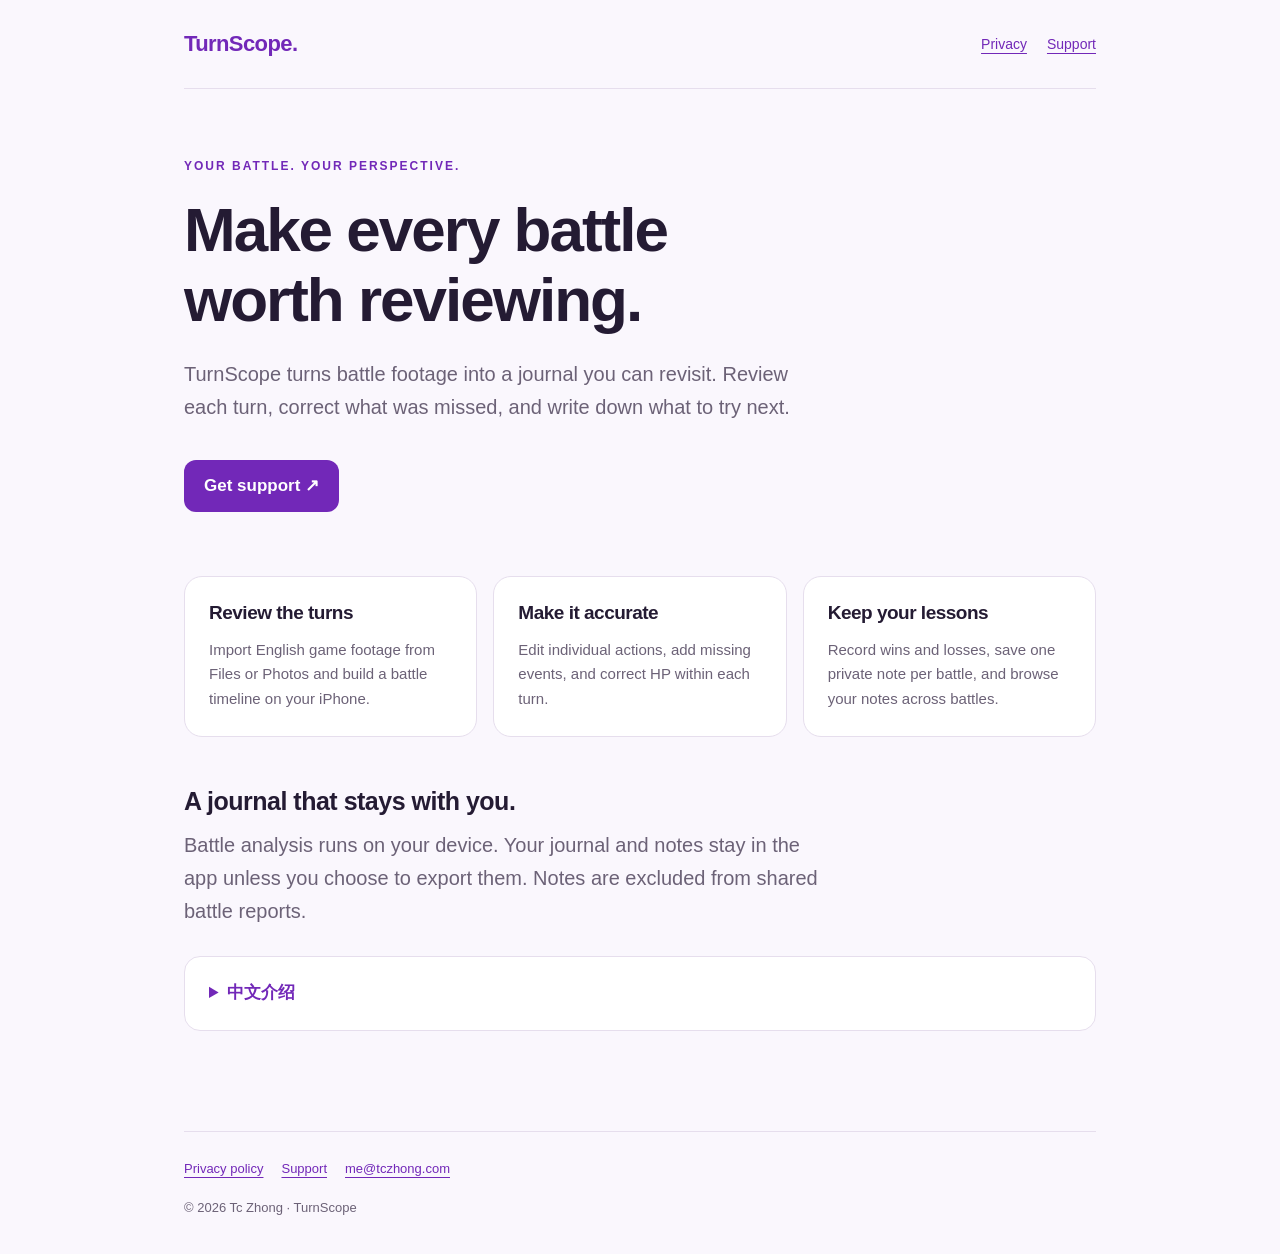
<file: index.html>
<!doctype html>
<html lang="en"><head><meta charset="utf-8"><meta name="viewport" content="width=device-width, initial-scale=1"><meta name="description" content="TurnScope is a private battle journal for iPhone. Review turns, correct actions and HP, and save notes."><meta name="theme-color" content="#7228b8"><title>Battle journal · TurnScope</title><link rel="stylesheet" href="./styles.css"><link rel="icon" href="./favicon.svg" type="image/svg+xml"></head>
<body><div class="shell"><header><a class="brand" href="./">TurnScope<span aria-hidden="true" style="color:#7228b8">.</span></a><nav aria-label="Main navigation"><a href="./privacy/">Privacy</a><a href="./support/">Support</a></nav></header><main><p class="eyebrow">Your battle. Your perspective.</p><h1>Make every battle<br>worth reviewing.</h1><p class="intro">TurnScope turns battle footage into a journal you can revisit. Review each turn, correct what was missed, and write down what to try next.</p><a class="button" href="support/">Get support ↗</a><section class="grid" aria-label="Features"><div class="card"><h2>Review the turns</h2><p>Import English game footage from Files or Photos and build a battle timeline on your iPhone.</p></div><div class="card"><h2>Make it accurate</h2><p>Edit individual actions, add missing events, and correct HP within each turn.</p></div><div class="card"><h2>Keep your lessons</h2><p>Record wins and losses, save one private note per battle, and browse your notes across battles.</p></div></section><h2>A journal that stays with you.</h2><p class="intro">Battle analysis runs on your device. Your journal and notes stay in the app unless you choose to export them. Notes are excluded from shared battle reports.</p><details><summary>中文介绍</summary><div lang="zh-CN"><h2>把每一场对战，变成下一场的经验。</h2><p>TurnScope 是你的 iPhone 对战日志。导入英文游戏录像，逐回合复盘，修改每一条动作、补充遗漏的事件，并修正 HP。</p><p>记录胜负，每场保存一条私人笔记，在笔记列表里回看自己的思考。对战分析在设备上进行，分享战报不会包含私人笔记。手动导出的备份会包含笔记，请妥善保管。</p><p><a href="support/">使用帮助</a> · <a href="privacy/">隐私政策</a></p></div></details></main><footer><p><a href="./privacy/">Privacy policy</a><a href="./support/">Support</a><a href="mailto:me@tczhong.com">me@tczhong.com</a></p><span>© 2026 Tc Zhong · TurnScope</span></footer></div></body></html>
</file>
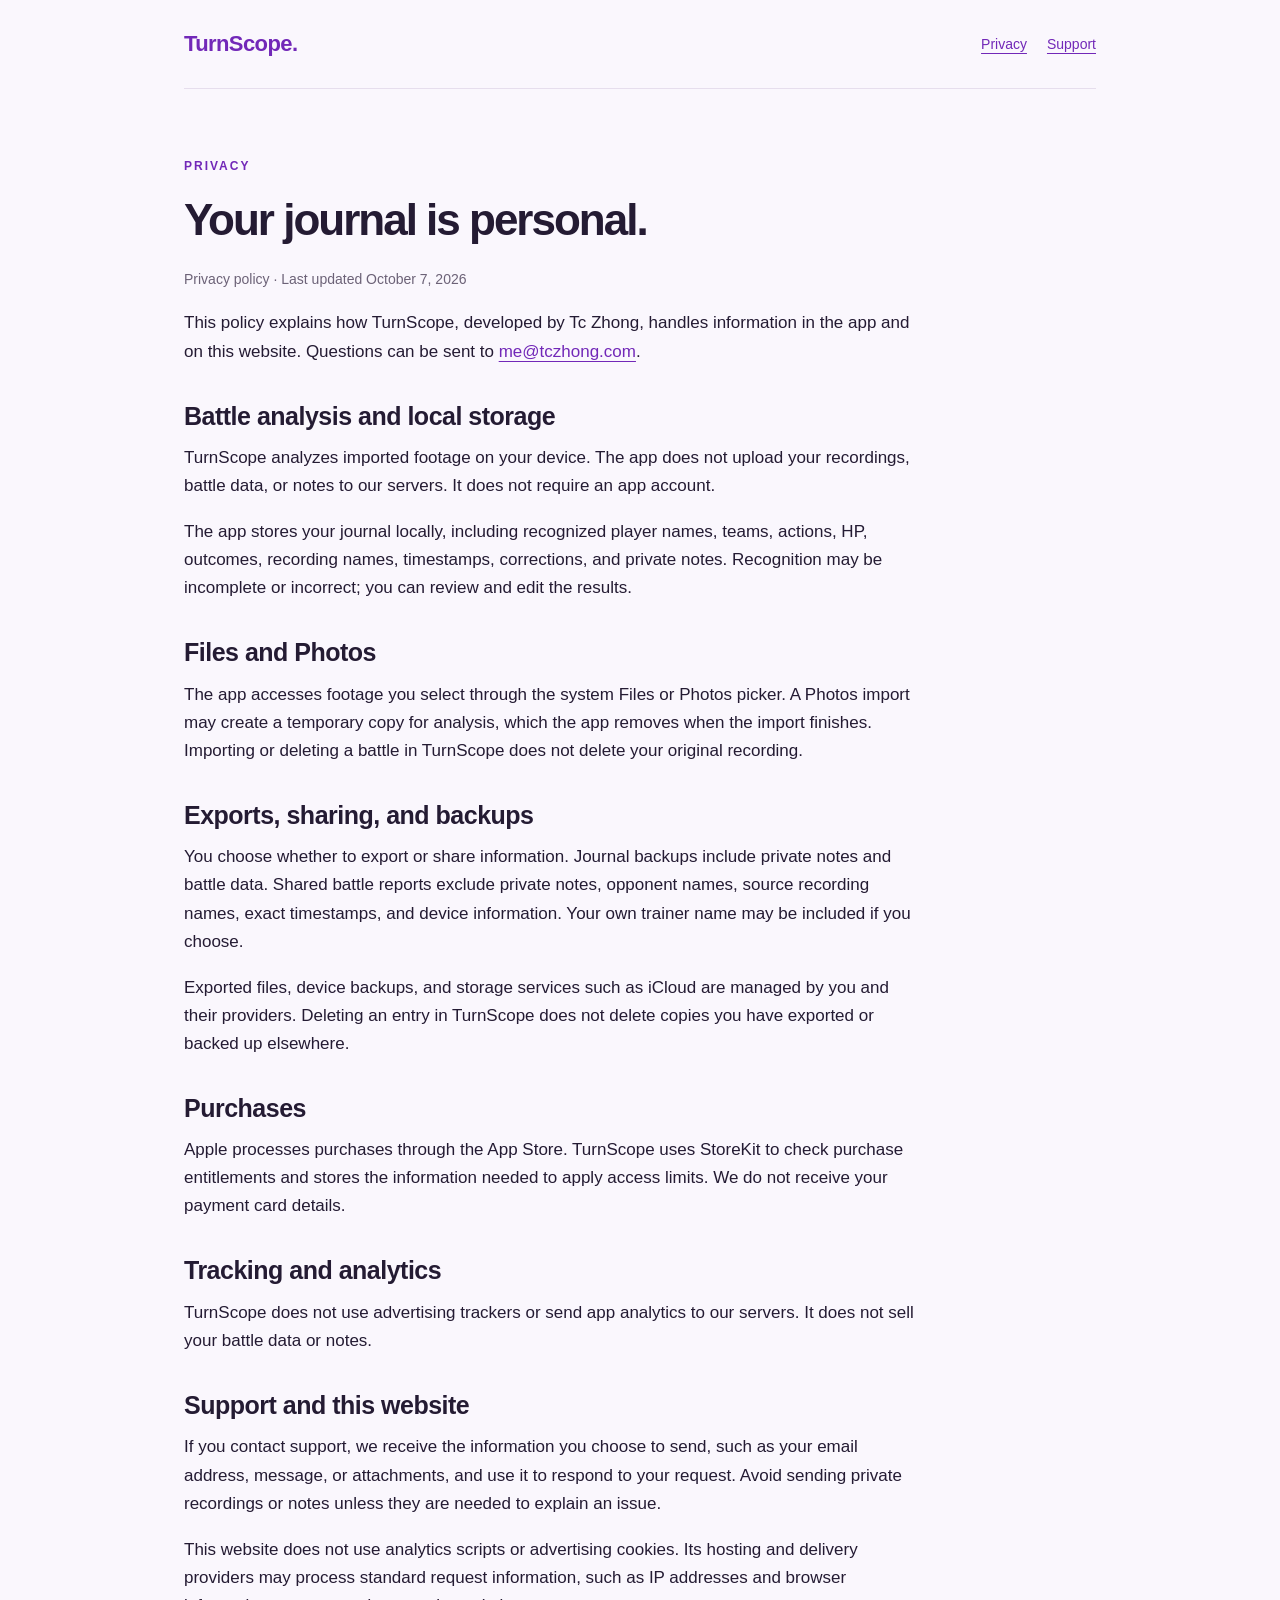
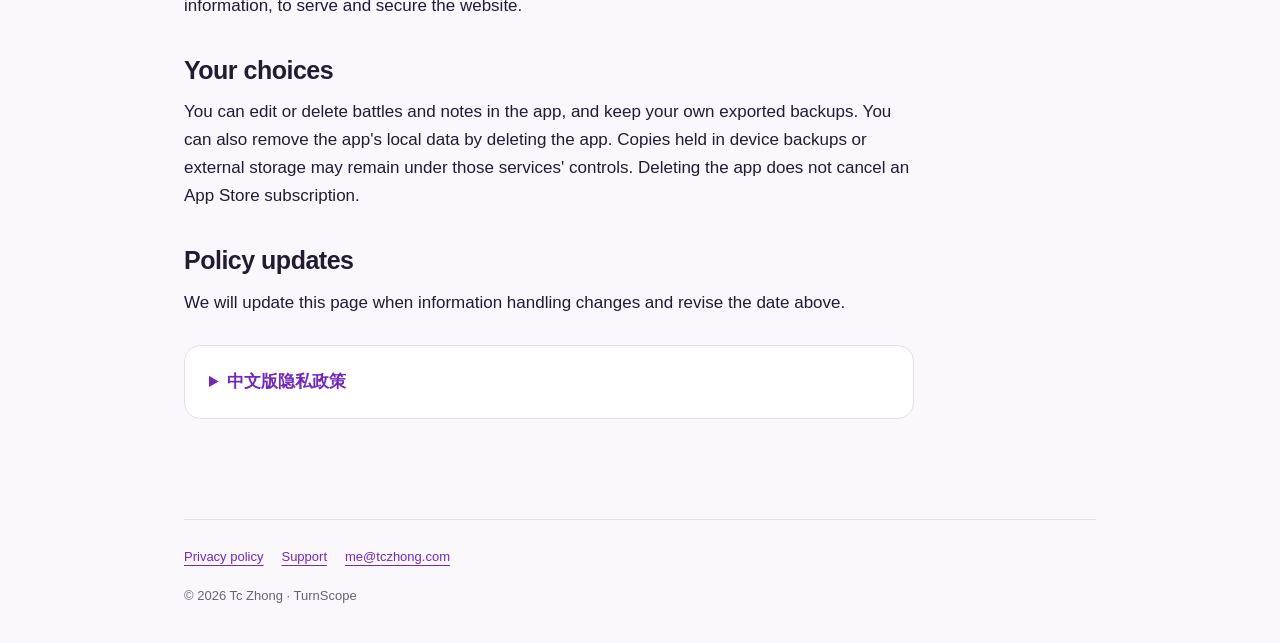
<file: privacy/index.html>
<!doctype html>
<html lang="en"><head><meta charset="utf-8"><meta name="viewport" content="width=device-width, initial-scale=1"><meta name="description" content="How TurnScope handles battle recordings, private notes, purchases, exports and support information."><meta name="theme-color" content="#7228b8"><title>Privacy policy · TurnScope</title><link rel="stylesheet" href="../styles.css"><link rel="icon" href="../favicon.svg" type="image/svg+xml"></head>
<body><div class="shell"><header><a class="brand" href="../">TurnScope<span aria-hidden="true" style="color:#7228b8">.</span></a><nav aria-label="Main navigation"><a href="../privacy/">Privacy</a><a href="../support/">Support</a></nav></header><main><article><p class="eyebrow">Privacy</p><h1>Your journal is personal.</h1><p class="meta">Privacy policy · Last updated October 7, 2026</p><p>This policy explains how TurnScope, developed by Tc Zhong, handles information in the app and on this website. Questions can be sent to <a href="mailto:me@tczhong.com">me@tczhong.com</a>.</p><h2>Battle analysis and local storage</h2><p>TurnScope analyzes imported footage on your device. The app does not upload your recordings, battle data, or notes to our servers. It does not require an app account.</p><p>The app stores your journal locally, including recognized player names, teams, actions, HP, outcomes, recording names, timestamps, corrections, and private notes. Recognition may be incomplete or incorrect; you can review and edit the results.</p><h2>Files and Photos</h2><p>The app accesses footage you select through the system Files or Photos picker. A Photos import may create a temporary copy for analysis, which the app removes when the import finishes. Importing or deleting a battle in TurnScope does not delete your original recording.</p><h2>Exports, sharing, and backups</h2><p>You choose whether to export or share information. Journal backups include private notes and battle data. Shared battle reports exclude private notes, opponent names, source recording names, exact timestamps, and device information. Your own trainer name may be included if you choose.</p><p>Exported files, device backups, and storage services such as iCloud are managed by you and their providers. Deleting an entry in TurnScope does not delete copies you have exported or backed up elsewhere.</p><h2>Purchases</h2><p>Apple processes purchases through the App Store. TurnScope uses StoreKit to check purchase entitlements and stores the information needed to apply access limits. We do not receive your payment card details.</p><h2>Tracking and analytics</h2><p>TurnScope does not use advertising trackers or send app analytics to our servers. It does not sell your battle data or notes.</p><h2>Support and this website</h2><p>If you contact support, we receive the information you choose to send, such as your email address, message, or attachments, and use it to respond to your request. Avoid sending private recordings or notes unless they are needed to explain an issue.</p><p>This website does not use analytics scripts or advertising cookies. Its hosting and delivery providers may process standard request information, such as IP addresses and browser information, to serve and secure the website.</p><h2>Your choices</h2><p>You can edit or delete battles and notes in the app, and keep your own exported backups. You can also remove the app's local data by deleting the app. Copies held in device backups or external storage may remain under those services' controls. Deleting the app does not cancel an App Store subscription.</p><h2>Policy updates</h2><p>We will update this page when information handling changes and revise the date above.</p><details><summary>中文版隐私政策</summary><div lang="zh-CN"><p>更新日期：2026 年 10 月 7 日。TurnScope 由 Tc Zhong 开发。隐私问题请联系 <a href="mailto:me@tczhong.com">me@tczhong.com</a>。</p><h2>本地分析与存储</h2><p>录像分析在设备上进行。应用不会把录像、对战数据或笔记上传到我们的服务器，也不要求注册应用账户。本地日志包含识别出的玩家名称、队伍、动作、HP、胜负、录像名称、时间、手动修正和私人笔记。识别结果可能不完整或不准确，你可以逐条修正。</p><h2>录像访问</h2><p>应用通过系统文件或照片选择器访问你选择的录像。照片导入可能生成临时副本，导入结束后由应用删除。在 TurnScope 中导入或删除对战不会删除原始录像。</p><h2>导出、分享与备份</h2><p>导出和分享由你主动选择。日志备份包含私人笔记和对战数据；分享战报不包含私人笔记、对手名称、原始录像名称、精确时间或设备信息，你可以选择是否包含自己的训练家名称。导出的文件、设备备份及 iCloud 等服务由你与相应服务商管理。删除应用中的数据不会删除外部副本。</p><h2>购买与追踪</h2><p>购买由 Apple 通过 App Store 处理，应用通过 StoreKit 检查购买权限并保存实施使用限制所需的信息。我们不会收到银行卡信息。应用不使用广告追踪器，不向我们的服务器发送应用分析数据，也不出售你的对战数据或笔记。</p><h2>支持与网站</h2><p>联系支持时，我们会收到你主动发送的邮箱、信息和附件，并用于处理你的请求。除非确有必要，请不要发送私人录像或笔记。网站不使用分析脚本或广告 Cookie，托管和内容分发服务商可能为提供及保护网站处理 IP 地址、浏览器信息等基本请求数据。</p><h2>管理你的数据</h2><p>你可以在应用中修改或删除对战与笔记，或导出自己的备份。删除应用可移除应用的本地数据；设备备份或外部存储中的副本需在对应服务中管理。删除应用不会取消 App Store 订阅。本政策变更时会更新本页面及日期。</p></div></details></article></main><footer><p><a href="../privacy/">Privacy policy</a><a href="../support/">Support</a><a href="mailto:me@tczhong.com">me@tczhong.com</a></p><span>© 2026 Tc Zhong · TurnScope</span></footer></div></body></html>
</file>
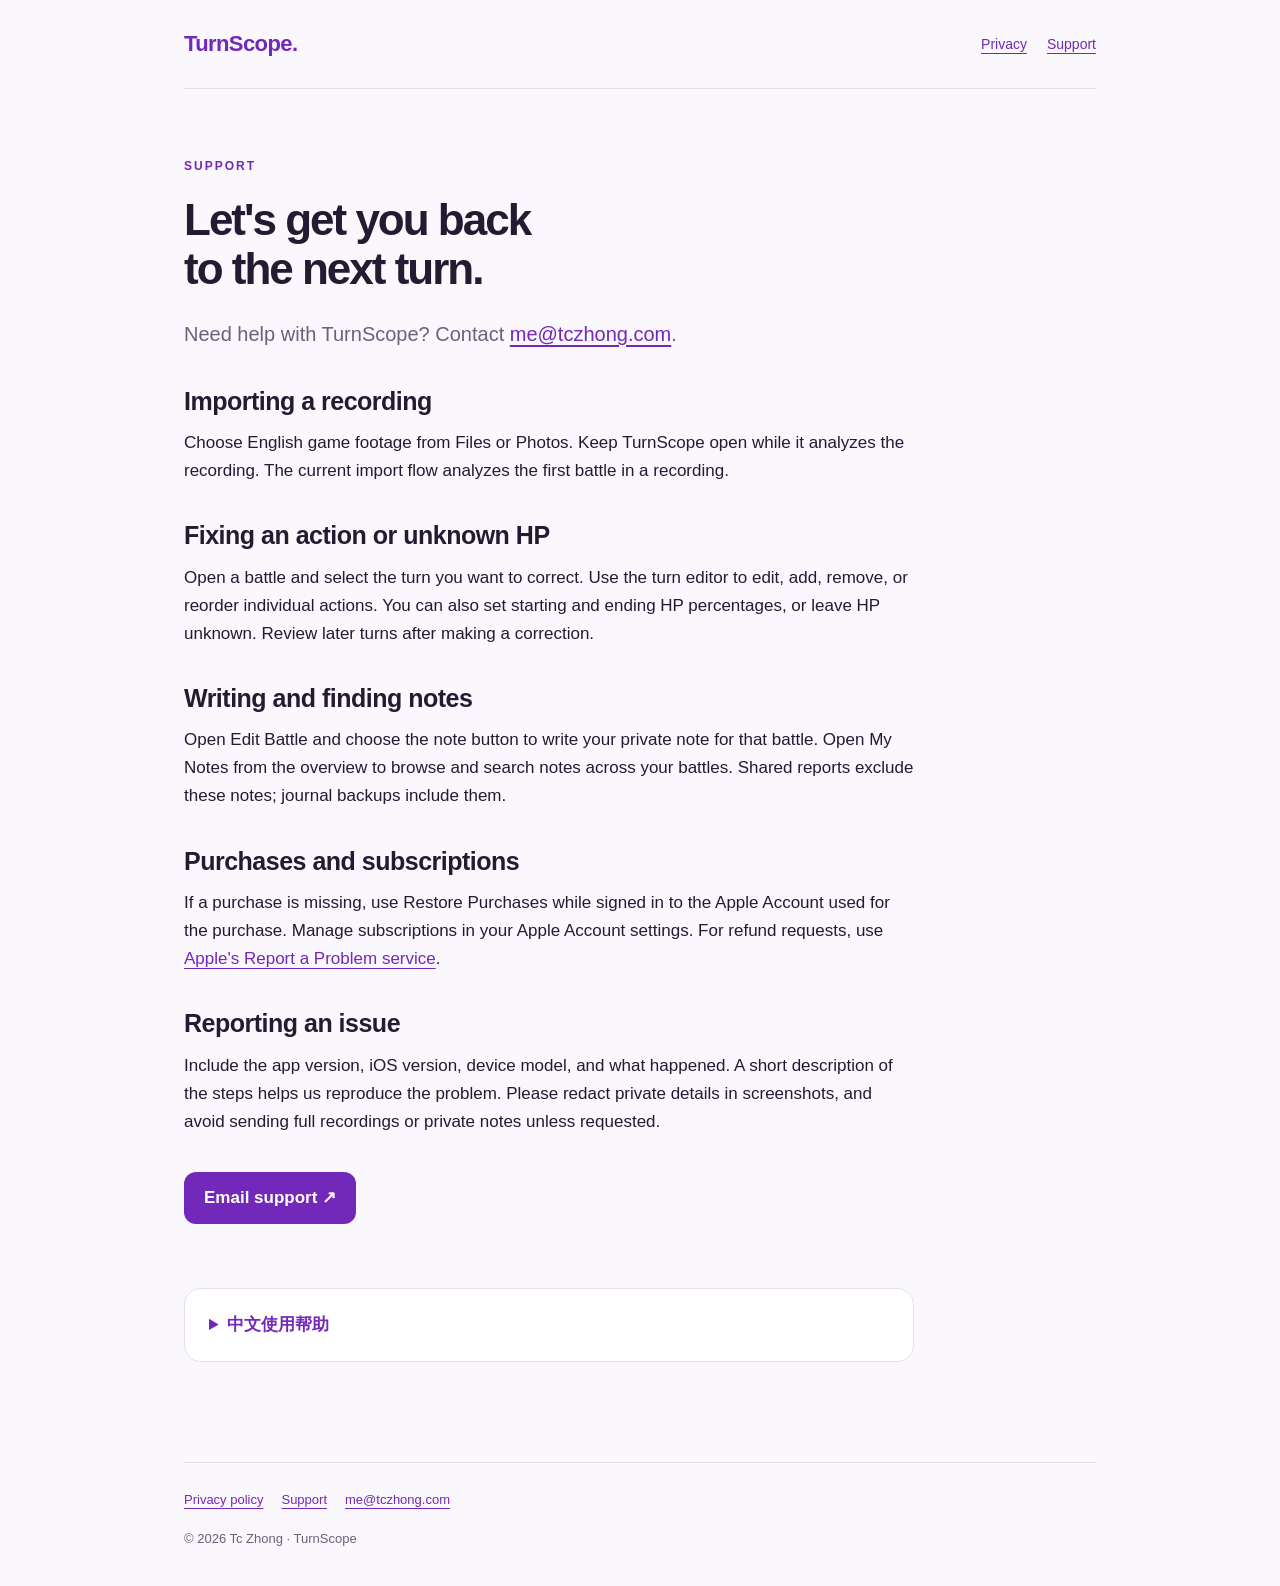
<file: support/index.html>
<!doctype html>
<html lang="en"><head><meta charset="utf-8"><meta name="viewport" content="width=device-width, initial-scale=1"><meta name="description" content="Get help with TurnScope imports, action and HP corrections, private battle notes and purchases."><meta name="theme-color" content="#7228b8"><title>Support · TurnScope</title><link rel="stylesheet" href="../styles.css"><link rel="icon" href="../favicon.svg" type="image/svg+xml"></head>
<body><div class="shell"><header><a class="brand" href="../">TurnScope<span aria-hidden="true" style="color:#7228b8">.</span></a><nav aria-label="Main navigation"><a href="../privacy/">Privacy</a><a href="../support/">Support</a></nav></header><main><article><p class="eyebrow">Support</p><h1>Let's get you back<br>to the next turn.</h1><p class="intro">Need help with TurnScope? Contact <a href="mailto:me@tczhong.com?subject=TurnScope%20support">me@tczhong.com</a>.</p><h2>Importing a recording</h2><p>Choose English game footage from Files or Photos. Keep TurnScope open while it analyzes the recording. The current import flow analyzes the first battle in a recording.</p><h2>Fixing an action or unknown HP</h2><p>Open a battle and select the turn you want to correct. Use the turn editor to edit, add, remove, or reorder individual actions. You can also set starting and ending HP percentages, or leave HP unknown. Review later turns after making a correction.</p><h2>Writing and finding notes</h2><p>Open Edit Battle and choose the note button to write your private note for that battle. Open My Notes from the overview to browse and search notes across your battles. Shared reports exclude these notes; journal backups include them.</p><h2>Purchases and subscriptions</h2><p>If a purchase is missing, use Restore Purchases while signed in to the Apple Account used for the purchase. Manage subscriptions in your Apple Account settings. For refund requests, use <a href="https://reportaproblem.apple.com/">Apple's Report a Problem service</a>.</p><h2>Reporting an issue</h2><p>Include the app version, iOS version, device model, and what happened. A short description of the steps helps us reproduce the problem. Please redact private details in screenshots, and avoid sending full recordings or private notes unless requested.</p><a class="button" href="mailto:me@tczhong.com?subject=TurnScope%20support">Email support ↗</a><details><summary>中文使用帮助</summary><div lang="zh-CN"><h2>导入录像</h2><p>从文件或照片中选择英文游戏录像，分析时保持 TurnScope 在前台打开。目前导入流程分析录像中的第一场对战。</p><h2>修改动作与 HP</h2><p>打开对战并进入需要修改的回合。在回合编辑器中逐条修改、添加、删除或调整动作顺序，也可以填写回合开始和结束的 HP 百分比，或保留未知状态。修改后请检查后续回合。</p><h2>保存与查看笔记</h2><p>在编辑对战中点击笔记按钮，每场保存一条私人笔记。概览中的 My Notes 可以浏览和搜索所有对战笔记。分享战报不包含笔记，日志备份包含笔记。</p><h2>购买与问题反馈</h2><p>购买权限未显示时，请使用原购买时的 Apple 账户恢复购买。订阅在 Apple 账户设置中管理；退款请求请通过 <a href="https://reportaproblem.apple.com/">Apple 的问题报告网站</a> 提交。</p><p>反馈时请提供应用版本、iOS 版本、设备型号及操作步骤，截图请先遮挡私人信息。支持邮箱：<a href="mailto:me@tczhong.com">me@tczhong.com</a>。</p></div></details></article></main><footer><p><a href="../privacy/">Privacy policy</a><a href="../support/">Support</a><a href="mailto:me@tczhong.com">me@tczhong.com</a></p><span>© 2026 Tc Zhong · TurnScope</span></footer></div></body></html>
</file>
<file: styles.css>
*{box-sizing:border-box} :root{color-scheme:light;--ink:#241b33;--muted:#6c6277;--purple:#7228b8;--line:#e6deed} body{margin:0;background:#faf7fd;color:var(--ink);font:17px/1.65 -apple-system,BlinkMacSystemFont,"Segoe UI",sans-serif} a{color:var(--purple);text-underline-offset:4px} .shell{max-width:960px;margin:auto;padding:0 24px} header{display:flex;align-items:center;justify-content:space-between;gap:20px;padding:26px 0;border-bottom:1px solid var(--line)} .brand{font-weight:750;font-size:22px;text-decoration:none;letter-spacing:-.6px} nav{display:flex;gap:20px;flex-wrap:wrap;font-size:14px} main{padding:68px 0 72px} .eyebrow{font-size:12px;font-weight:700;letter-spacing:2px;text-transform:uppercase;color:var(--purple)} h1{font-size:clamp(36px,6vw,62px);letter-spacing:-2px;line-height:1.12;max-width:760px;margin:16px 0 24px} .intro{max-width:650px;font-size:20px;color:var(--muted)} .button{display:inline-block;border-radius:12px;background:var(--purple);color:white;text-decoration:none;font-weight:600;padding:12px 20px;margin:18px 0 36px} .grid{display:grid;grid-template-columns:repeat(3,1fr);gap:16px;margin:28px 0 48px} .card{background:white;border:1px solid var(--line);border-radius:18px;padding:24px} h2{font-size:25px;letter-spacing:-.5px;line-height:1.3;margin:34px 0 12px} .card h2{font-size:19px;margin:0 0 12px} p{margin:0 0 18px} .card p{color:var(--muted);font-size:15px;margin:0} article{max-width:730px} article h1{font-size:44px} .meta{font-size:14px;color:var(--muted)} details{margin:28px 0;padding:22px 24px;background:white;border:1px solid var(--line);border-radius:16px} summary{cursor:pointer;font-weight:650;color:var(--purple)} details[open] summary{margin-bottom:24px} details h2{font-size:22px} footer{padding:26px 0 36px;border-top:1px solid var(--line);font-size:13px;color:var(--muted)} footer a{margin-right:18px} ul{padding-left:22px} li{margin-bottom:9px} @media(max-width:640px){header{align-items:flex-start}nav{gap:10px 16px;justify-content:flex-end}.grid{grid-template-columns:1fr}main{padding-top:46px}h1{letter-spacing:-1px}article h1{font-size:36px}}
</file>
